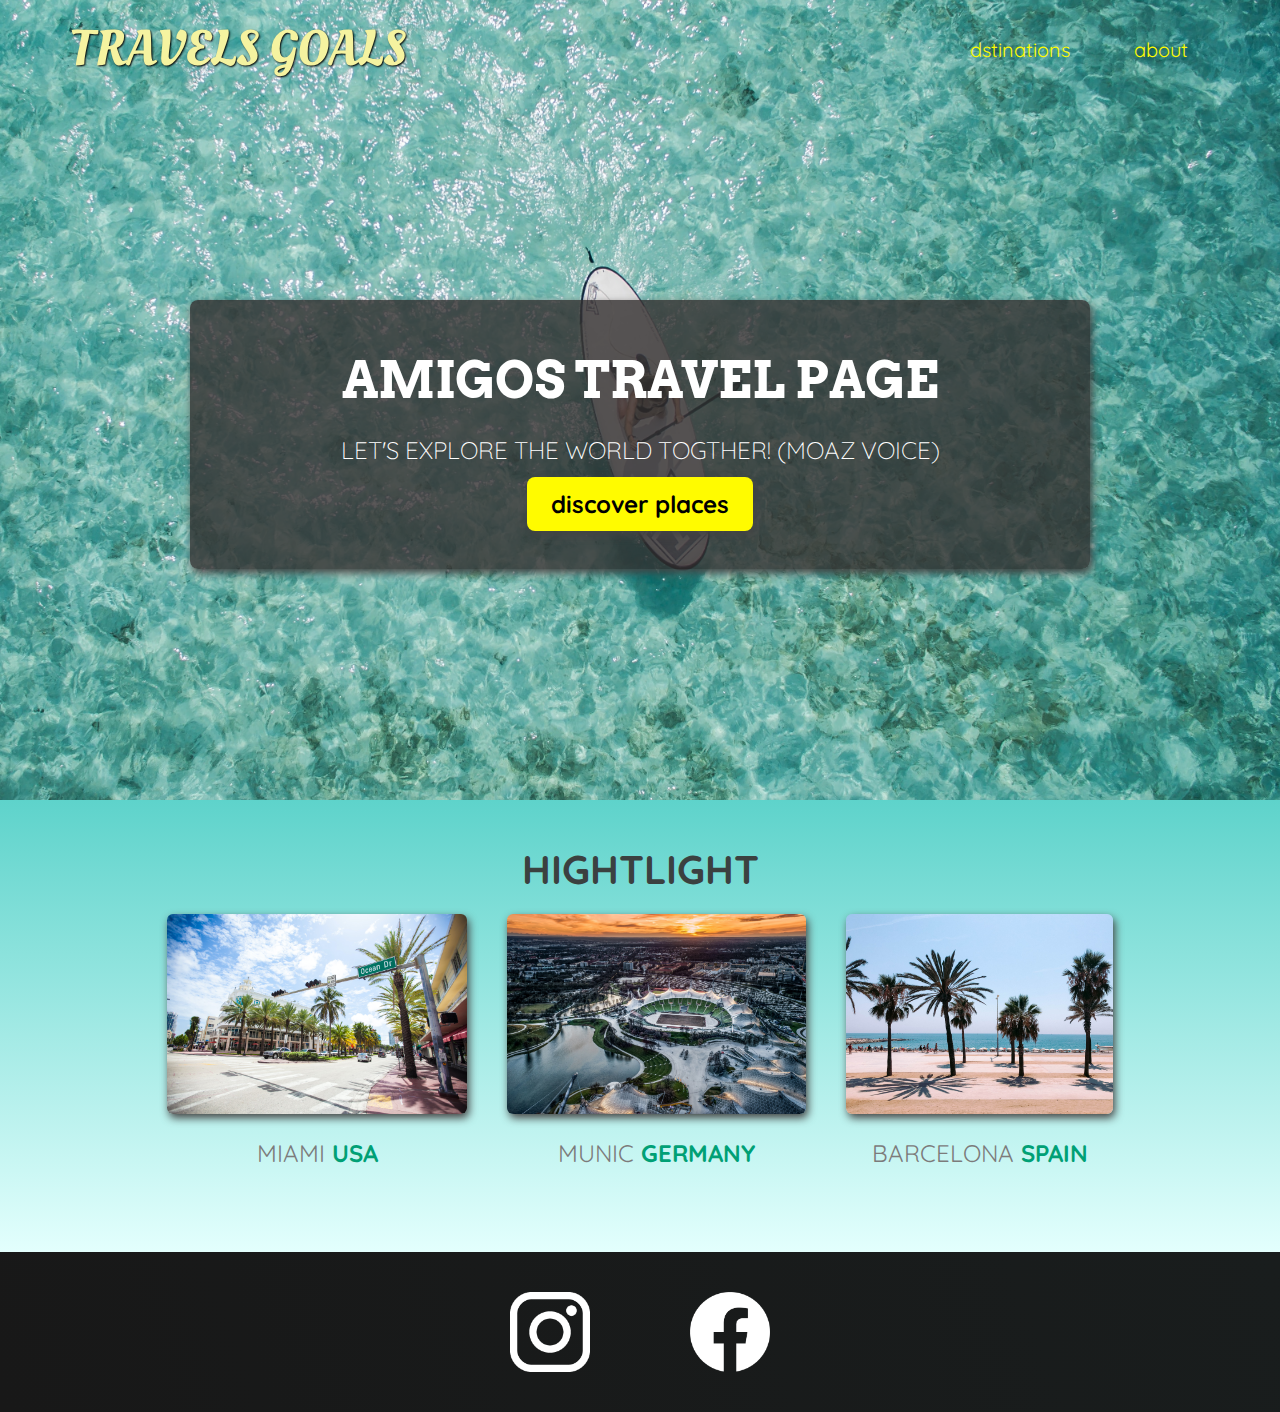
<file: index.html>
<!DOCTYPE html>
<html lang="en">
  <head>
    <meta charset="UTF-8" />
    <meta http-equiv="X-UA-Compatible" content="IE=edge" />
    <meta name="viewport" content="width=device-width, initial-scale=1.0" />

    <link rel="preconnect" href="https://fonts.googleapis.com" />
    <link rel="preconnect" href="https://fonts.gstatic.com" crossorigin />
    <link
      href="https://fonts.googleapis.com/css2?family=Arvo&family=Grape+Nuts&family=Oleo+Script:wght@700&family=Quicksand:wght@300;400;700&display=swap"
      rel="stylesheet"
      />
    <link rel="stylesheet" href="shared.css" />
    <link rel="stylesheet" href="styles.css" />
    <title>travle goals</title>
  </head>
  <body>
    <header>
      <div id="page-logo"><a href="index.html">travels goals</a></div>

      <nav>
        <ul>
          <li><a href="places.html"> dstinations</a></li>
          <li><a gref="">about</a></li>
        </ul>
      </nav>
    </header>
    <main>
      <section id="hero">
        <div id="hero-content">
          <h1>amigos travel page</h1>
          <p>let's explore the world togther! (moaz voice)</p>
          <a href="places.html"> discover places</a>
        </div>
      </section>

      <section id="highlight">
        <h2>hightlight</h2>
        <ul id="destinations">
          <li class="destination">
            <img
              src="images/places/miami.jpg"
              alt="miami streets on sunny day"
            />
            <p>Miami <strong>USA</strong></p>
          </li>
          <li class="destination">
            <img
              src="images/places/munich.jpg"
              alt="munic stadim im winter"
            />
            <p>munic <strong>germany</strong></p>
          </li>
          <li class="destination">
            <img
              src="images/places/barcelona.jpg"
              alt="palm beach in barcelona"
            ></imag>
            <p>barcelona <strong> spain</strong></p>
          </li>
        </ul>
      </section>
    </main>
    <footer>
      <ul>
        
        <li> <a href="https://www.instagram.com/"><img src="images/icons/insta.png"></a></li>
        <li> <a href="https://www.facebook.com"> <img src="images/icons/facebook.png"></a></li> 
      
      </ul>
    </footer>
  </body>
</html>
</file>
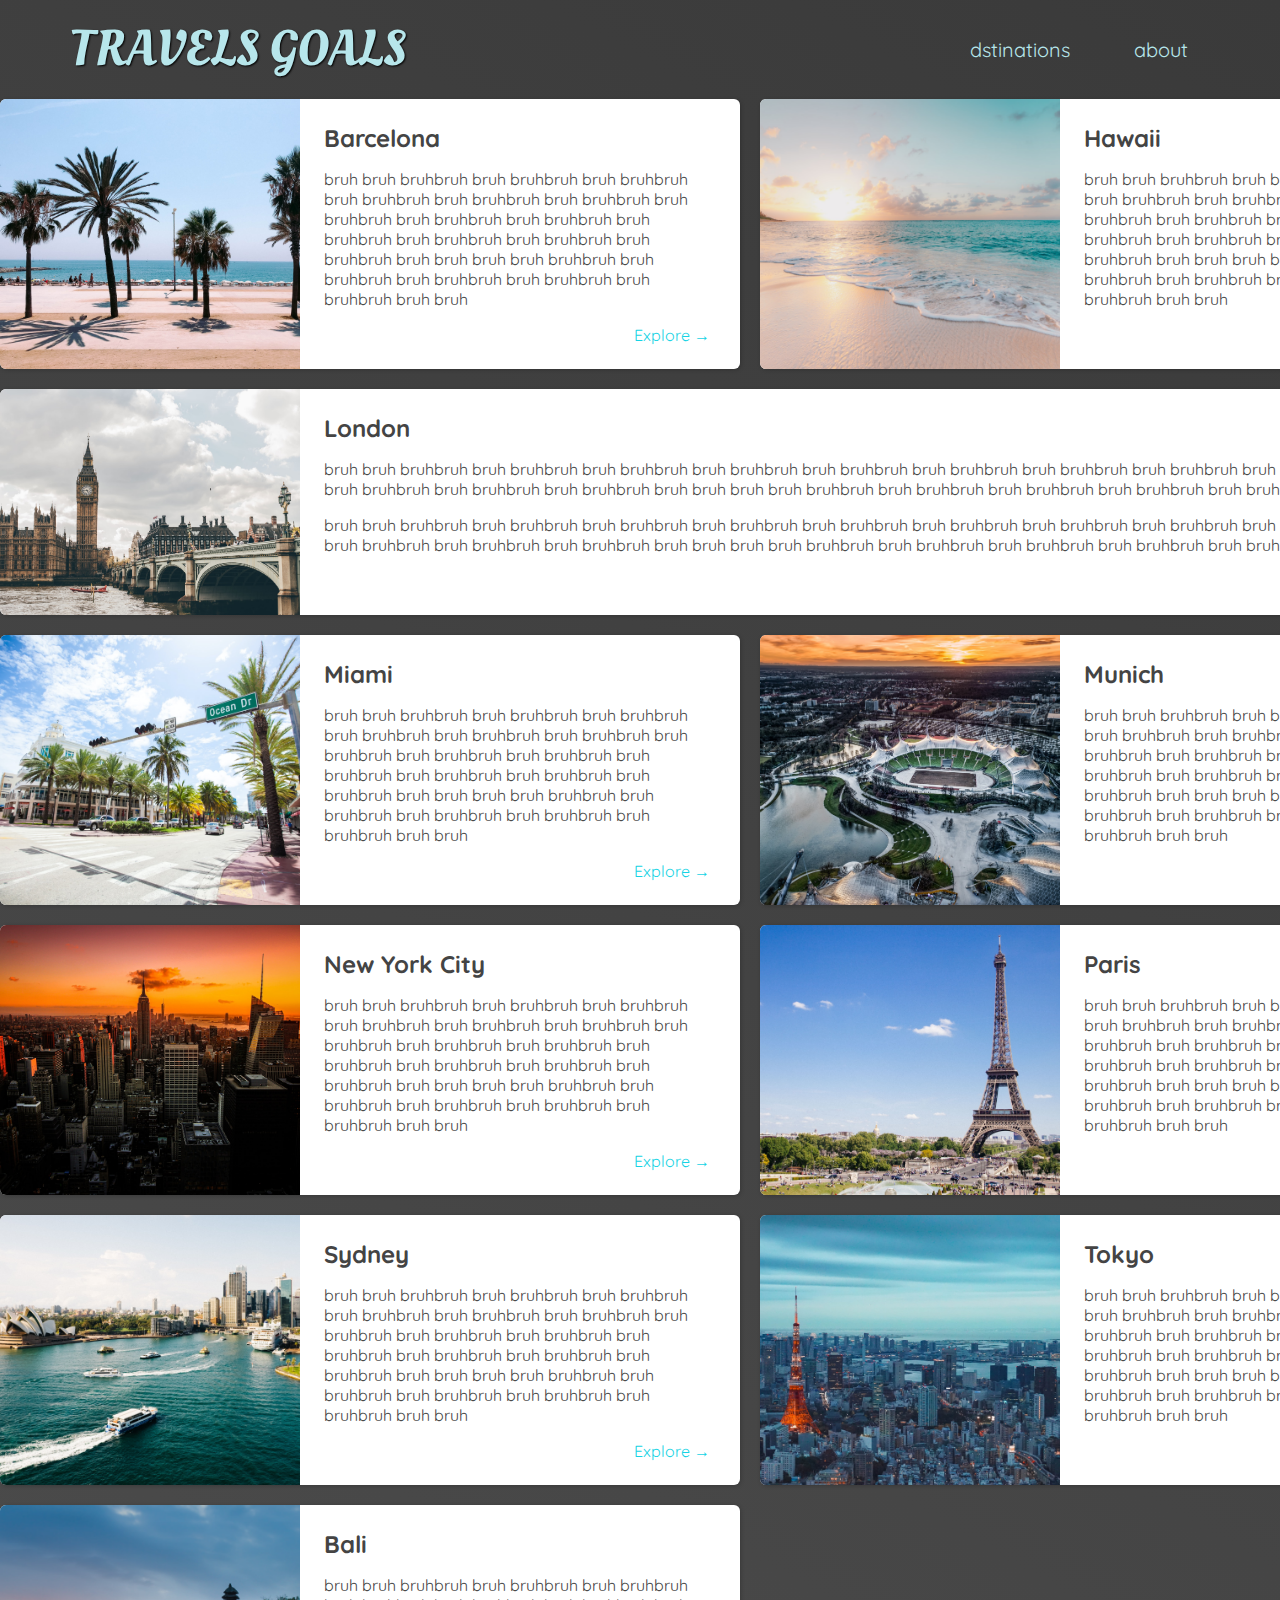
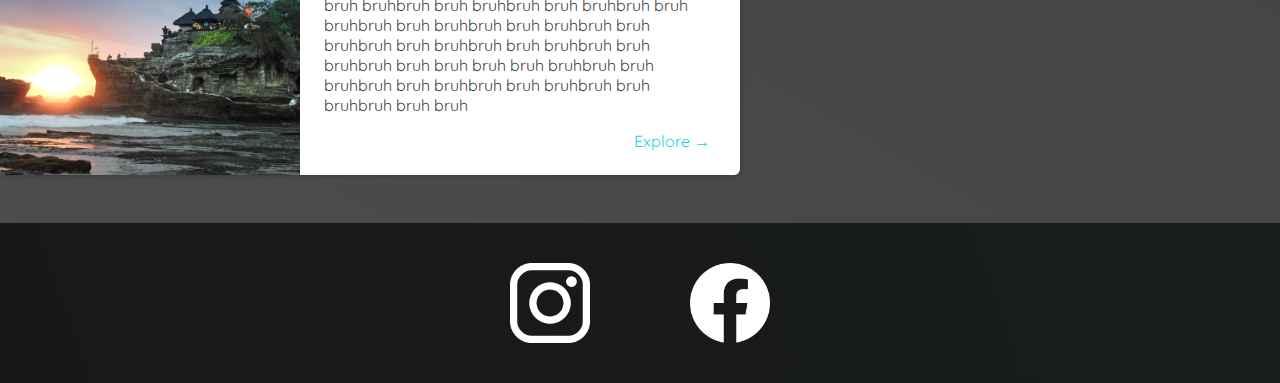
<file: places.html>
<!DOCTYPE html>
<html lang="en">
  <head>
    <meta charset="UTF-8" />
    <meta http-equiv="X-UA-Compatible" content="IE=edge" />
    <meta name="viewport" content="width=device-width, initial-scale=1.0" />

    <link rel="preconnect" href="https://fonts.googleapis.com" />
    <link rel="preconnect" href="https://fonts.gstatic.com" crossorigin />
    <link
      href="https://fonts.googleapis.com/css2?family=Arvo&family=Grape+Nuts&family=Oleo+Script:wght@700&family=Quicksand:wght@300;400;700&display=swap"
      rel="stylesheet"
    />
    <link rel="stylesheet" href="shared.css" />
    <link rel="stylesheet" href="places.css" />
    <title>travle goals</title>
  </head>
  <body>
    <header>
      <div id="page-logo"><a href="index.html">travels goals</a></div>

      <nav>
        <ul>
          <li><a href="places.html"> dstinations</a></li>
          <li><a gref="">about</a></li>
        </ul>
      </nav>
    </header>
    <main>
      <ul>
        <li>
          <img src="images/places/barcelona.jpg" alt="City of Barcelona" />
          <div class="item-content">
            <div>
              <h2>Barcelona</h2>
              <p>
                bruh bruh bruhbruh bruh bruhbruh bruh bruhbruh bruh bruhbruh bruh bruhbruh bruh bruhbruh bruh bruhbruh bruh bruhbruh bruh bruhbruh bruh bruhbruh bruh bruhbruh bruh bruhbruh bruh bruhbruh bruh bruh
                bruh bruh bruhbruh bruh bruhbruh bruh bruhbruh bruh bruhbruh bruh bruhbruh bruh bruh
              </p>
            </div>
            <div class="actions">
              <a href="https://en.wikipedia.org/wiki/Barcelona">Explore &#x2192</a>
            </div>
          </div>
        </li>
        <li>
          <img src="images/places/hawaii.jpg" alt="Hawaii beach" />
          <div class="item-content">
            <div>
              <h2>Hawaii</h2>
              <p>
                bruh bruh bruhbruh bruh bruhbruh bruh bruhbruh bruh bruhbruh bruh bruhbruh bruh bruhbruh bruh bruhbruh bruh bruhbruh bruh bruhbruh bruh bruhbruh bruh bruhbruh bruh bruhbruh bruh bruhbruh bruh bruh
                bruh bruh bruhbruh bruh bruhbruh bruh bruhbruh bruh bruhbruh bruh bruhbruh bruh bruh
              </p>
            </div>
            <div class="actions">
              <a href="hhttps://en.wikipedia.org/wiki/Hawaii">Explore &#x2192</a>
            </div>
          </div>
        </li>
        <li>
          <img src="images/places/london.jpg" alt="London city" />
          <div class="item-content">
            <div>
              <h2>London</h2>
              <p>
                bruh bruh bruhbruh bruh bruhbruh bruh bruhbruh bruh bruhbruh bruh bruhbruh bruh bruhbruh bruh bruhbruh bruh bruhbruh bruh bruhbruh bruh bruhbruh bruh bruhbruh bruh bruhbruh bruh bruhbruh bruh bruh
                bruh bruh bruhbruh bruh bruhbruh bruh bruhbruh bruh bruhbruh bruh bruhbruh bruh bruh
              </p>
              <p>
                bruh bruh bruhbruh bruh bruhbruh bruh bruhbruh bruh bruhbruh bruh bruhbruh bruh bruhbruh bruh bruhbruh bruh bruhbruh bruh bruhbruh bruh bruhbruh bruh bruhbruh bruh bruhbruh bruh bruhbruh bruh bruh
                bruh bruh bruhbruh bruh bruhbruh bruh bruhbruh bruh bruhbruh bruh bruhbruh bruh bruh
              </p>
            </div>
            <div class="actions">
              <a href="https://en.wikipedia.org/wiki/London">Explore &#x2192</a>
            </div>
          </div>
        </li>
        <li>
          <img src="images/places/miami.jpg" alt="Miami streets" />
          <div class="item-content">
            <div>
              <h2>Miami</h2>
              <p>
                bruh bruh bruhbruh bruh bruhbruh bruh bruhbruh bruh bruhbruh bruh bruhbruh bruh bruhbruh bruh bruhbruh bruh bruhbruh bruh bruhbruh bruh bruhbruh bruh bruhbruh bruh bruhbruh bruh bruhbruh bruh bruh
                bruh bruh bruhbruh bruh bruhbruh bruh bruhbruh bruh bruhbruh bruh bruhbruh bruh bruh
              </p>
            </div>
            <div class="actions">
              <a href="https://en.wikipedia.org/wiki/Miami">Explore &#x2192</a>
            </div>
          </div>
        </li>
        <li>
          <img src="images/places/munich.jpg" alt="Munich football stadium" />
          <div class="item-content">
            <div>
              <h2>Munich</h2>
              <p>
                bruh bruh bruhbruh bruh bruhbruh bruh bruhbruh bruh bruhbruh bruh bruhbruh bruh bruhbruh bruh bruhbruh bruh bruhbruh bruh bruhbruh bruh bruhbruh bruh bruhbruh bruh bruhbruh bruh bruhbruh bruh bruh
                bruh bruh bruhbruh bruh bruhbruh bruh bruhbruh bruh bruhbruh bruh bruhbruh bruh bruh
              </p>
            </div>
            <div class="actions">
              <a href="https://en.wikipedia.org/wiki/Munich">Explore &#x2192</a>
            </div>
          </div>
        </li>
        <li>
          <img src="images/places/new-york-city.jpg" alt="New York City skyline" />
          <div class="item-content">
            <div>
              <h2>New York City</h2>
              <p>
                bruh bruh bruhbruh bruh bruhbruh bruh bruhbruh bruh bruhbruh bruh bruhbruh bruh bruhbruh bruh bruhbruh bruh bruhbruh bruh bruhbruh bruh bruhbruh bruh bruhbruh bruh bruhbruh bruh bruhbruh bruh bruh
                bruh bruh bruhbruh bruh bruhbruh bruh bruhbruh bruh bruhbruh bruh bruhbruh bruh bruh
              </p>
            </div>
            <div class="actions">
              <a href="https://en.wikipedia.org/wiki/New_York_City"
                >Explore &#x2192</a
              >
            </div>
          </div>
        </li>
        <li>
          <img src="images/places/paris.jpg" alt="Paris city" />
          <div class="item-content">
            <div>
              <h2>Paris</h2>
              <p>
                bruh bruh bruhbruh bruh bruhbruh bruh bruhbruh bruh bruhbruh bruh bruhbruh bruh bruhbruh bruh bruhbruh bruh bruhbruh bruh bruhbruh bruh bruhbruh bruh bruhbruh bruh bruhbruh bruh bruhbruh bruh bruh
                bruh bruh bruhbruh bruh bruhbruh bruh bruhbruh bruh bruhbruh bruh bruhbruh bruh bruh
              </p>
            </div>
            <div class="actions">
              <a href="https://en.wikipedia.org/wiki/Paris">Explore &#x2192</a>
            </div>
          </div>
        </li>
        <li>
          <img src="images/places/sydney.jpg" alt="Sydney beach" />
          <div class="item-content">
            <div>
              <h2>Sydney</h2>
              <p>
                bruh bruh bruhbruh bruh bruhbruh bruh bruhbruh bruh bruhbruh bruh bruhbruh bruh bruhbruh bruh bruhbruh bruh bruhbruh bruh bruhbruh bruh bruhbruh bruh bruhbruh bruh bruhbruh bruh bruhbruh bruh bruh
                bruh bruh bruhbruh bruh bruhbruh bruh bruhbruh bruh bruhbruh bruh bruhbruh bruh bruh
              </p>
            </div>
            <div class="actions">
              <a href="https://en.wikipedia.org/wiki/Sydney">Explore &#x2192</a>
            </div>
          </div>
        </li>
        <li>
          <img src="images/places/tokyo.jpg" alt="Tokyo skyline" />
          <div class="item-content">
            <div>
              <h2>Tokyo</h2>
              <p>
                bruh bruh bruhbruh bruh bruhbruh bruh bruhbruh bruh bruhbruh bruh bruhbruh bruh bruhbruh bruh bruhbruh bruh bruhbruh bruh bruhbruh bruh bruhbruh bruh bruhbruh bruh bruhbruh bruh bruhbruh bruh bruh
                bruh bruh bruhbruh bruh bruhbruh bruh bruhbruh bruh bruhbruh bruh bruhbruh bruh bruh
              </p>
            </div>
            <div class="actions">
              <a href="https://en.wikipedia.org/wiki/Tokyo">Explore &#x2192</a>
            </div>
          </div>
        </li>
        <li>
          <img src="images/places/bali.jpg" alt="Bali beach" />
          <div class="item-content">
            <div>
              <h2>Bali</h2>
              <p>
                bruh bruh bruhbruh bruh bruhbruh bruh bruhbruh bruh bruhbruh bruh bruhbruh bruh bruhbruh bruh bruhbruh bruh bruhbruh bruh bruhbruh bruh bruhbruh bruh bruhbruh bruh bruhbruh bruh bruhbruh bruh bruh
                bruh bruh bruhbruh bruh bruhbruh bruh bruhbruh bruh bruhbruh bruh bruhbruh bruh bruh
              </p>
            </div>
            <div class="actions">
              <a href="https://en.wikipedia.org/wiki/Bali">Explore &#x2192</a>
            </div>
          </div>
        </li>
      </ul>
    </main>

    <footer>
      <ul>
        <li>
          <a href="https://www.instagram.com/"
            ><img src="images/icons/insta.png"
          /></a>
        </li>
        <li>
          <a href="https://www.facebook.com">
            <img src="images/icons/facebook.png"
          /></a>
        </li>
      </ul>
    </footer>
  </body>
</html>
</file>
<file: shared.css>
body {
  font-family: "quicksand", "sans-serif";
  margin: 0;
}
ul {
  list-style: none;
  margin: 0;
  padding: 0;
}

header {
  display: flex;
  justify-content: space-between;
  align-items: center;
  padding: 15px 60px;
  position: absolute;
  width: 100%;
  box-sizing: border-box;
}
#page-logo a {
  padding: 10px;
  font-family: "Oleo script", "sans-serif";
  color: rgb(245, 243, 160);
  font-size: 50px;
  text-decoration: none;
  text-transform: uppercase;
  text-shadow: 1px 1px 2px rgb(0, 0, 0);
}

header ul {
  display: flex;
}

header li {
  margin: 20px;
}

header a {
  color: rgb(255, 251, 0);
  text-decoration: none;
  font-size: 20px;
  padding: 12px;
  border-radius: 6px;
  text-shadow: rgba(0, 0, 0, 0.8);
}
header nav a:hover {
  color: rgb(77, 77, 77);
  background-color: rgb(255, 251, 0);
}

footer {
  background: linear-gradient(70deg, rgb(24, 24, 24), rgb(25, 29, 29));
  padding: 40px 0px;
}

footer ul {
  display: flex;
  justify-content: center;
  /*padding: 40px;*/
}
footer li {
  width: 80px;
  height: 80px;
  margin: 0px 50px;
}
footer img {
  height: 100%;
  width: 100%;
}
</file>
<file: styles.css>
#hero {
  height: 800px;
  background-image: url("images/places/ocean.jpg");
  background-position: center;
  background-size: cover;
}
#hero-content {
  width: 900px;
  background-color: rgba(51, 47, 47, 0.8);
  box-shadow: 2px 4px 8px rgb(68, 67, 67);
  border-radius: 8px;
  text-align: center;
  padding: 50px 0px;
  margin: 0 auto;
  position: relative;
  top: 300px;
}
#hero-content h1 {
  color: white;
  text-transform: uppercase;
  font-size: 50px;
  font-family: "Arvo", serif;
  margin: 0px;
}
#hero-content p {
  color: white;
  text-transform: uppercase;
  font-size: 24px;
  font-weight: 300;
}

#hero-content a {
  text-decoration: none;
  background-color: rgb(255, 251, 0);
  padding: 12px 24px;
  color: black;
  font-size: 24px;
  font-weight: 700;
  border-radius: 8px;
  box-shadow: 2px 4px 8px rgb(68, 67, 67);
}

#hero-content a:hover {
  background-color: rgb(255, 238, 0);
}

#highlight {
  padding: 24px;
  background: linear-gradient(0deg, rgb(227, 255, 253), rgb(94, 211, 203));
}
#destinations {
  justify-content: center;
  display: flex;
  width: 90%;
  margin: auto;
  margin-bottom: 40px;
}
.destination {
  margin: 0px 20px;
  text-transform: uppercase;
}
.destination p {
  text-align: center;
  font-size: 24px;
  color: rgb(124, 123, 123);
  margin: 20px 0px;
}
.destination img {
  height: 200px;
  width: 100%;
  box-shadow: 2px 4px 8px rgb(68, 67, 67);
  border-radius: 6px;
  object-fit: cover;
}
strong {
  color: rgb(0, 160, 117);
}

#highlight h2 {
  text-transform: uppercase;
  text-align: center;
  font-size: 40px;
  color: rgb(59, 65, 64);
  margin: 20px;
}
</file>
<file: places.css>
body {
  color: rgb(68, 68, 68);
  background: linear-gradient(30deg, rgb(77, 77, 77), rgb(58, 58, 58));
}
#page-logo a {
  color: rgb(183, 230, 235);
}

header {
  position: static;
}

header nav a:hover {
  background-color: rgb(183, 230, 235);
  color: rgb(59, 59, 59);
}

header a {
  color: rgb(183, 230, 235);
}

main ul {
  width: 1500px;
  margin: 0px auto 48px auto;
  display: grid;
  grid-template-columns: 1fr 1fr;
  gap: 20px 20px;
}

li:nth-of-type(3) {
  grid-column: 1 /3;
}
main li {
  display: flex;
  top: 30px;
  background-color: white;
  box-shadow: 1px 1px 4px rgb(0, 0, 0, 0.2);
  border-radius: 6px;
  overflow: hidden;
  object-fit: cover;
}

main li img {
  width: 300px;
  object-fit: cover;
}

.item-content {
  padding: 24px;
  display: flex;
  flex-direction: column;
  justify-content: space-between;
}
.item-content h2 {
  margin: 0px;
}
.actions {
  text-align: right;
}
.actions a {
  text-decoration: none;
  color: rgb(22, 211, 228);
  padding: 6px;
  border-radius: 6px;
}

.actions a:hover {
  background-color: rgb(235, 253, 255);
}
</file>
